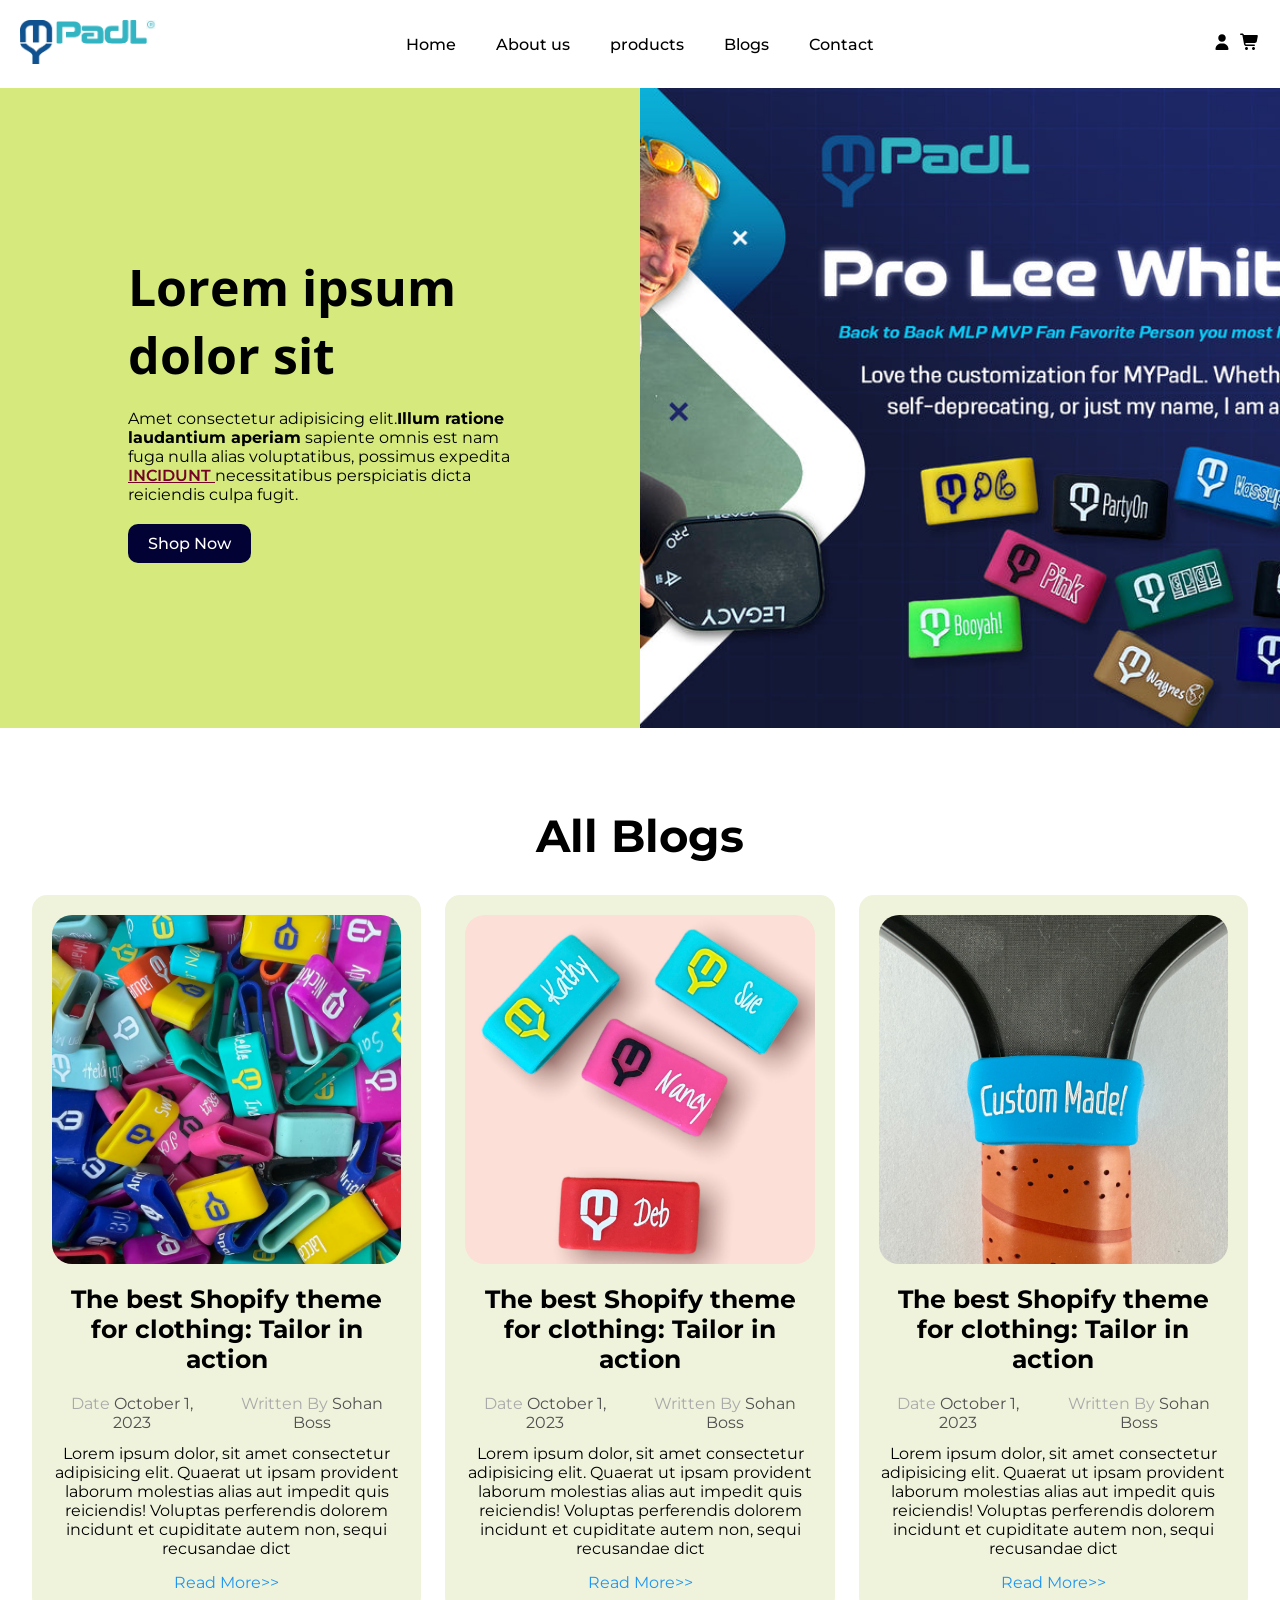
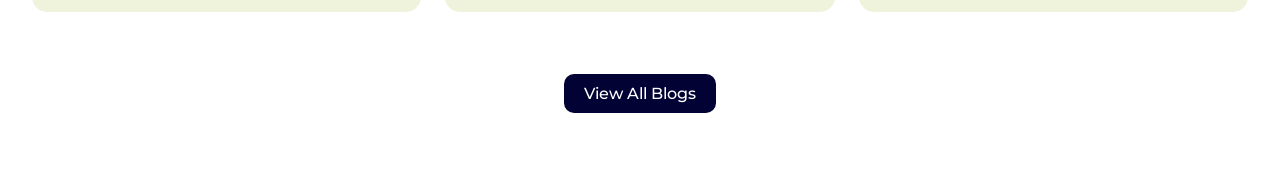
<file: index.html>
<!DOCTYPE html>
<html lang="en">
<head>
    <meta charset="UTF-8">
    <meta name="viewport" content="width=device-width, initial-scale=1.0">
    <title>Landing Page Design</title>
    <link rel="stylesheet" href="asset/css/style.css">
</head>
<body>
    <nav>
    <div class="container flex align-center justify-center">

    <div class="logo">
 <a href="#">
    <img src="asset/images/logo.png" alt="Logo">
    </a>
    </div>

    <div class="menu">
<ul>
    <li><a href="./">Home</a></li>
    <li><a href="about.html">About us</a></li>
    <li><a href="products.html">products</a></li>
    <li><a href="blogs.html">Blogs</a></li>
    <li><a href="contact.html">Contact</a></li>
</ul>
    </div>

    <div class="cart">
        <ul>
        <li>
            <a href="#"> 
          <svg xmlns="http://www.w3.org/2000/svg" viewBox="0 0 640 640"><!--!Font Awesome Free v7.3.1 by @fontawesome - https://fontawesome.com License - https://fontawesome.com/license/free Copyright 2026 Fonticons, Inc.--><path d="M320 312C386.3 312 440 258.3 440 192C440 125.7 386.3 72 320 72C253.7 72 200 125.7 200 192C200 258.3 253.7 312 320 312zM290.3 368C191.8 368 112 447.8 112 546.3C112 562.7 125.3 576 141.7 576L498.3 576C514.7 576 528 562.7 528 546.3C528 447.8 448.2 368 349.7 368L290.3 368z"/></svg>                                                                                                                          
            </a>
        </li>
        <li>
            <a href="#"> 
                <svg xmlns="http://www.w3.org/2000/svg" viewBox="0 0 640 640"><!--!Font Awesome Free v7.3.1 by @fontawesome - https://fontawesome.com License - https://fontawesome.com/license/free Copyright 2026 Fonticons, Inc.--><path d="M24 48C10.7 48 0 58.7 0 72C0 85.3 10.7 96 24 96L69.3 96C73.2 96 76.5 98.8 77.2 102.6L129.3 388.9C135.5 423.1 165.3 448 200.1 448L456 448C469.3 448 480 437.3 480 424C480 410.7 469.3 400 456 400L200.1 400C188.5 400 178.6 391.7 176.5 380.3L171.4 352L475 352C505.8 352 532.2 330.1 537.9 299.8L568.9 133.9C572.6 114.2 557.5 96 537.4 96L124.7 96L124.3 94C119.5 67.4 96.3 48 69.2 48L24 48zM208 576C234.5 576 256 554.5 256 528C256 501.5 234.5 480 208 480C181.5 480 160 501.5 160 528C160 554.5 181.5 576 208 576zM432 576C458.5 576 480 554.5 480 528C480 501.5 458.5 480 432 480C405.5 480 384 501.5 384 528C384 554.5 405.5 576 432 576z"/></svg>    
            </a>
        </li>
        </ul>
    </div>

    </div>
    </nav>

<header>
<div class="flex align-center">

 <div class="col-1-2">
<div class="hero-contain">
    <h1>Lorem ipsum dolor sit</h1>
    <p> Amet consectetur adipisicing elit.<strong>Illum ratione laudantium aperiam</strong>  sapiente omnis est nam fuga nulla alias voluptatibus, possimus expedita <a href="#">incidunt </a>necessitatibus perspiciatis dicta reiciendis culpa fugit.</p>
    <a href="#" class="btn">Shop Now</a>
</div>
 </div>

<div class="col-1-2">
    <img src="asset/images/banner.jpg" alt="herobanner">
</div>

</div>

</header>
<section class="blogsection">
    <div class="container">
     <div class="tittle">
        <h2>All Blogs</h2>  
        <div class="flex justify-center">
          
            <div class="col-1-3">
                <div class="blog">
                       <img src="asset/images/huge rubber.png" alt="blog">
                      <h3>The best Shopify theme for clothing: Tailor in action</h3>
                         <ul>
                            <li>
                                 Date <span>October 1, 2023</span>
                          </li>
                      <li>Written By <span>Sohan Boss </span></li>
                        </ul>
                            <p>
                                  Lorem ipsum dolor, sit amet consectetur adipisicing elit. Quaerat ut ipsam provident laborum molestias alias aut impedit quis reiciendis! Voluptas perferendis dolorem incidunt et cupiditate autem non, sequi recusandae dict
                                </p>

                        <a href="single.html">Read More>></a>
               </div>
            </div>  
             <div class="col-1-3">
                <div class="blog">
                       <img src="asset/images/4 rubber.jpeg" alt="blog">
                      <h3>The best Shopify theme for clothing: Tailor in action</h3>
                         <ul>
                            <li>
                                 Date <span>October 1, 2023</span>
                          </li>
                      <li>Written By <span>Sohan Boss </span></li>
                        </ul>
                            <p>
                                  Lorem ipsum dolor, sit amet consectetur adipisicing elit. Quaerat ut ipsam provident laborum molestias alias aut impedit quis reiciendis! Voluptas perferendis dolorem incidunt et cupiditate autem non, sequi recusandae dict
                                </p>
                                
                        <a href="single.html">Read More>></a>
               </div>
            </div>  
            <div class="col-1-3">
                <div class="blog">
                       <img src="asset/images/cutom made.png" alt="blog">
                      <h3>The best Shopify theme for clothing: Tailor in action</h3>
                         <ul>
                            <li>
                                 Date <span>October 1, 2023</span>
                          </li>
                      <li>Written By <span>Sohan Boss </span></li>
                        </ul>
                            <p>
                                  Lorem ipsum dolor, sit amet consectetur adipisicing elit. Quaerat ut ipsam provident laborum molestias alias aut impedit quis reiciendis! Voluptas perferendis dolorem incidunt et cupiditate autem non, sequi recusandae dict
                                </p>
                                
                        <a href="single.html">Read More>></a>
               </div>
            </div>  
           <div class="button">
            <a href="blogs.html" class="btn">View All Blogs</a>

           </div>  
        </div>
     </div>    
    </div>
</section>



</body> 
</html>
</file>
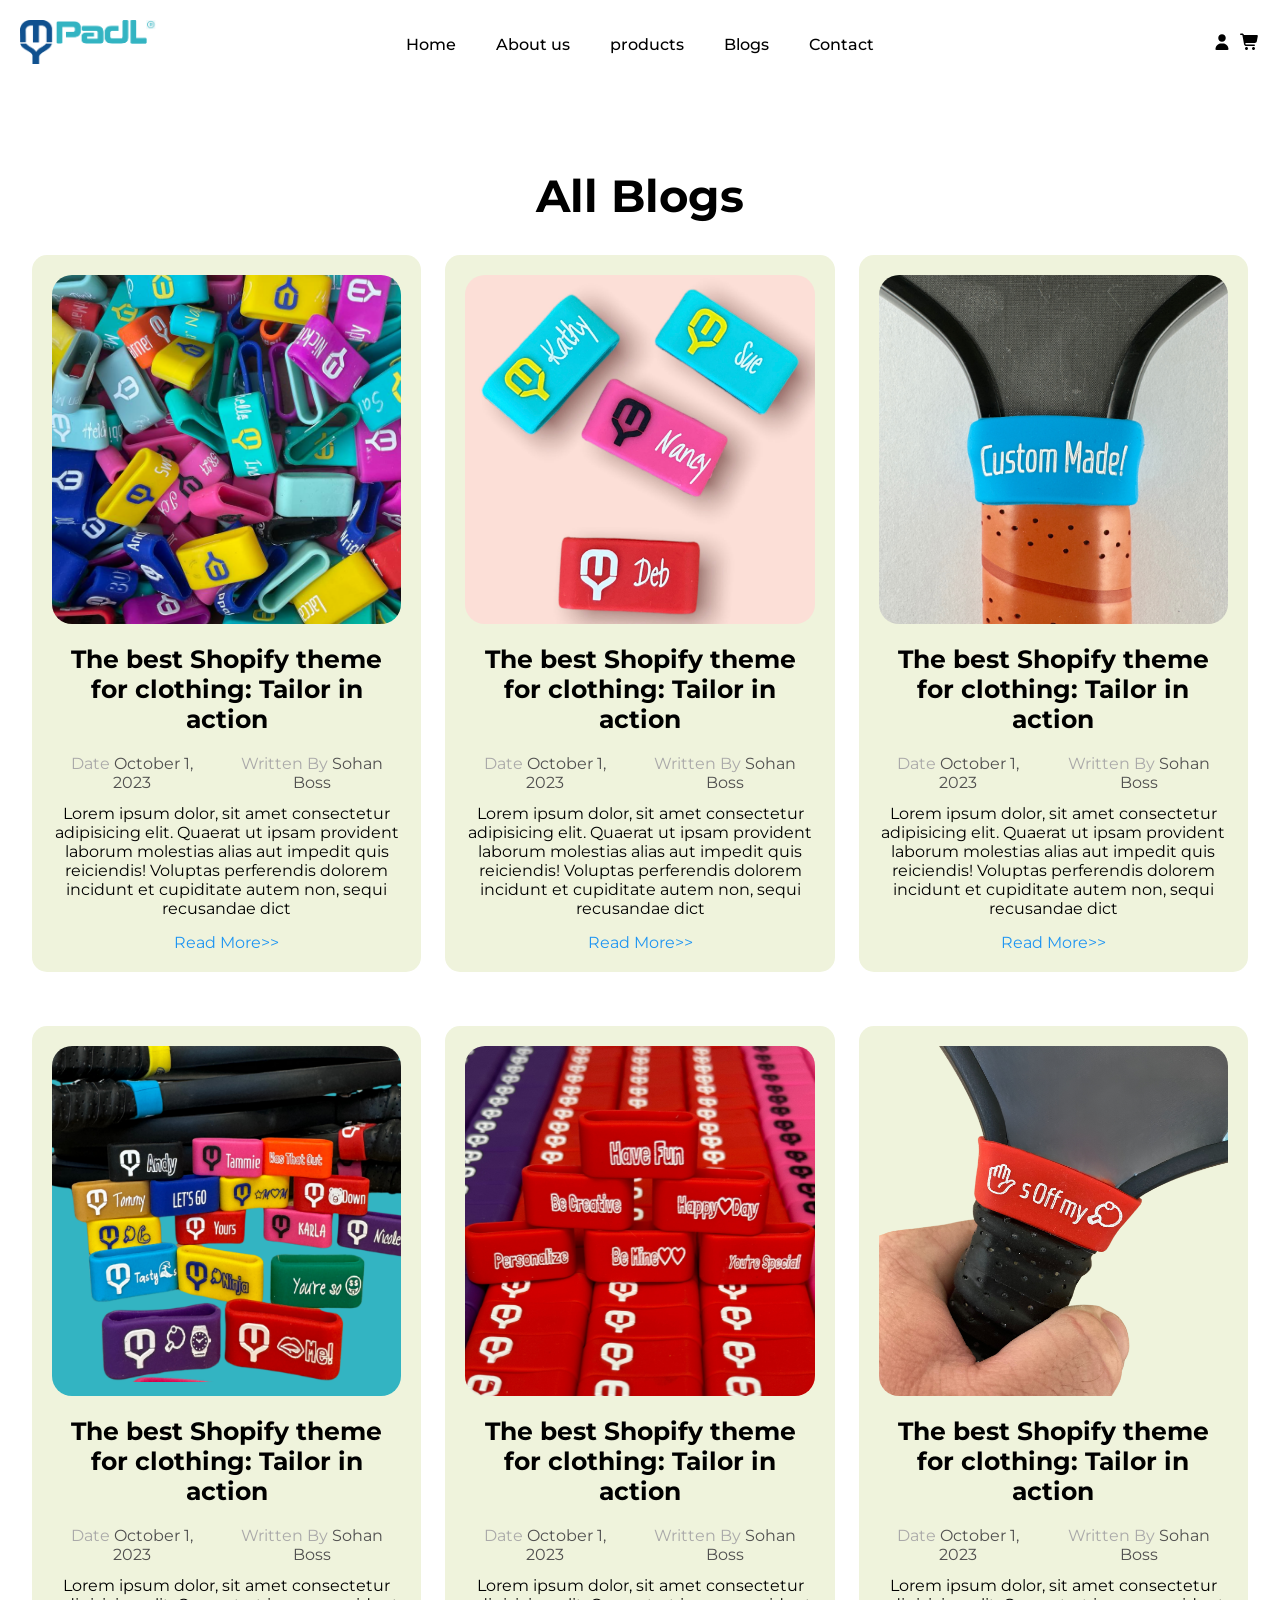
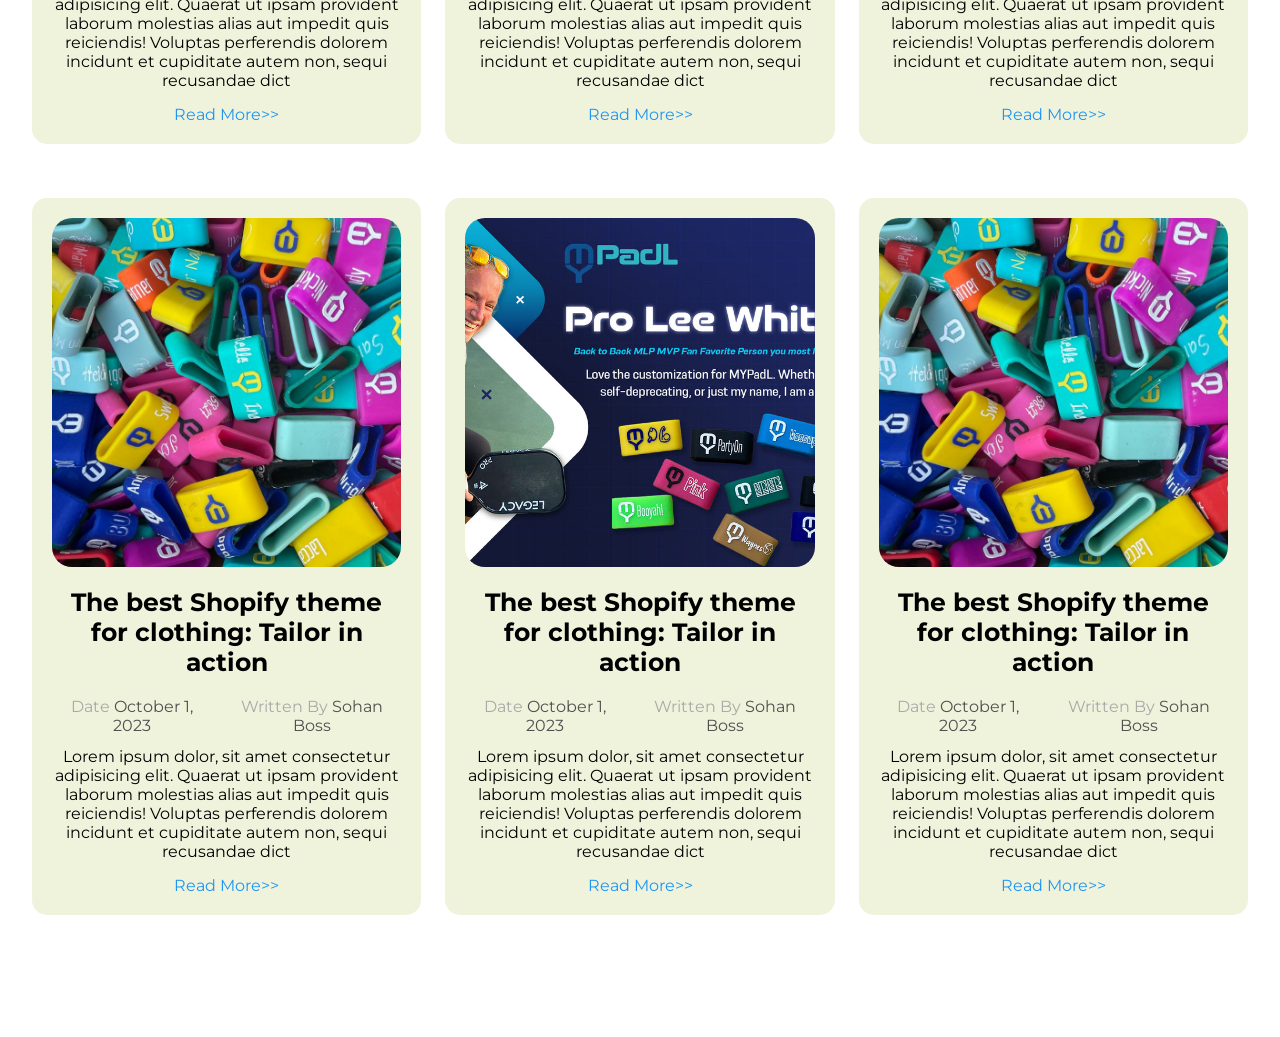
<file: blogs.html>
<!DOCTYPE html>
<html lang="en">
<head>
    <meta charset="UTF-8">
    <meta name="viewport" content="width=device-width, initial-scale=1.0">
    <title>Landing Page Design</title>
    <link rel="stylesheet" href="asset/css/style.css">
</head>
<body>
    <nav>
    <div class="container flex align-center justify-center">

    <div class="logo">
 <a href="#">
    <img src="asset/images/logo.png" alt="Logo">
    </a>
    </div>

    <div class="menu">
<ul>
    <li><a href="./">Home</a></li>
    <li><a href="about.html">About us</a></li>
    <li><a href="products.html">products</a></li>
    <li><a href="blogs.html">Blogs</a></li>
    <li><a href="contact.html">Contact</a></li>
</ul>
    </div>

    <div class="cart">
        <ul>
        <li>
            <a href="#"> 
          <svg xmlns="http://www.w3.org/2000/svg" viewBox="0 0 640 640"><!--!Font Awesome Free v7.3.1 by @fontawesome - https://fontawesome.com License - https://fontawesome.com/license/free Copyright 2026 Fonticons, Inc.--><path d="M320 312C386.3 312 440 258.3 440 192C440 125.7 386.3 72 320 72C253.7 72 200 125.7 200 192C200 258.3 253.7 312 320 312zM290.3 368C191.8 368 112 447.8 112 546.3C112 562.7 125.3 576 141.7 576L498.3 576C514.7 576 528 562.7 528 546.3C528 447.8 448.2 368 349.7 368L290.3 368z"/></svg>                                                                                                                          
            </a>
        </li>
        <li>
            <a href="#"> 
                <svg xmlns="http://www.w3.org/2000/svg" viewBox="0 0 640 640"><!--!Font Awesome Free v7.3.1 by @fontawesome - https://fontawesome.com License - https://fontawesome.com/license/free Copyright 2026 Fonticons, Inc.--><path d="M24 48C10.7 48 0 58.7 0 72C0 85.3 10.7 96 24 96L69.3 96C73.2 96 76.5 98.8 77.2 102.6L129.3 388.9C135.5 423.1 165.3 448 200.1 448L456 448C469.3 448 480 437.3 480 424C480 410.7 469.3 400 456 400L200.1 400C188.5 400 178.6 391.7 176.5 380.3L171.4 352L475 352C505.8 352 532.2 330.1 537.9 299.8L568.9 133.9C572.6 114.2 557.5 96 537.4 96L124.7 96L124.3 94C119.5 67.4 96.3 48 69.2 48L24 48zM208 576C234.5 576 256 554.5 256 528C256 501.5 234.5 480 208 480C181.5 480 160 501.5 160 528C160 554.5 181.5 576 208 576zM432 576C458.5 576 480 554.5 480 528C480 501.5 458.5 480 432 480C405.5 480 384 501.5 384 528C384 554.5 405.5 576 432 576z"/></svg>    
            </a>
        </li>
        </ul>
    </div>

    </div>
    </nav>


<section class="blogsection">
    <div class="container">
     <div class="tittle">
        <h2>All Blogs</h2>  
        <div class="flex justify-center">
          
            <div class="col-1-3">
                <div class="blog">
                       <img src="asset/images/huge rubber.png" alt="blog">
                      <h3>The best Shopify theme for clothing: Tailor in action</h3>
                         <ul>
                            <li>
                                 Date <span>October 1, 2023</span>
                          </li>
                      <li>Written By <span>Sohan Boss </span></li>
                        </ul>
                            <p>
                                  Lorem ipsum dolor, sit amet consectetur adipisicing elit. Quaerat ut ipsam provident laborum molestias alias aut impedit quis reiciendis! Voluptas perferendis dolorem incidunt et cupiditate autem non, sequi recusandae dict
                                </p>

                        <a href="single.html">Read More>></a>
               </div>
            </div>  
             <div class="col-1-3">
                <div class="blog">
                       <img src="asset/images/4 rubber.jpeg" alt="blog">
                      <h3>The best Shopify theme for clothing: Tailor in action</h3>
                         <ul>
                            <li>
                                 Date <span>October 1, 2023</span>
                          </li>
                      <li>Written By <span>Sohan Boss </span></li>
                        </ul>
                            <p>
                                  Lorem ipsum dolor, sit amet consectetur adipisicing elit. Quaerat ut ipsam provident laborum molestias alias aut impedit quis reiciendis! Voluptas perferendis dolorem incidunt et cupiditate autem non, sequi recusandae dict
                                </p>
                                
                        <a href="single.html">Read More>></a>
               </div>
            </div>  <div class="col-1-3">
                <div class="blog">
                       <img src="asset/images/cutom made.png" alt="blog">
                      <h3>The best Shopify theme for clothing: Tailor in action</h3>
                         <ul>
                            <li>
                                 Date <span>October 1, 2023</span>
                          </li>
                      <li>Written By <span>Sohan Boss </span></li>
                        </ul>
                            <p>
                                  Lorem ipsum dolor, sit amet consectetur adipisicing elit. Quaerat ut ipsam provident laborum molestias alias aut impedit quis reiciendis! Voluptas perferendis dolorem incidunt et cupiditate autem non, sequi recusandae dict
                                </p>
                                
                        <a href="single.html">Read More>></a>
               </div>
            </div>  <div class="col-1-3">
                <div class="blog">
                       <img src="asset/images/images07.png" alt="blog">
                      <h3>The best Shopify theme for clothing: Tailor in action</h3>
                         <ul>
                            <li>
                                 Date <span>October 1, 2023</span>
                          </li>
                      <li>Written By <span>Sohan Boss </span></li>
                        </ul>
                            <p>
                                  Lorem ipsum dolor, sit amet consectetur adipisicing elit. Quaerat ut ipsam provident laborum molestias alias aut impedit quis reiciendis! Voluptas perferendis dolorem incidunt et cupiditate autem non, sequi recusandae dict
                                </p>
                                
                        <a href="single.html">Read More>></a>
               </div>
            </div>  <div class="col-1-3">
                <div class="blog">
                       <img src="asset/images/rubber have fun.png" alt="blog">
                      <h3>The best Shopify theme for clothing: Tailor in action</h3>
                         <ul>
                            <li>
                                 Date <span>October 1, 2023</span>
                          </li>
                      <li>Written By <span>Sohan Boss </span></li>
                        </ul>
                            <p>
                                  Lorem ipsum dolor, sit amet consectetur adipisicing elit. Quaerat ut ipsam provident laborum molestias alias aut impedit quis reiciendis! Voluptas perferendis dolorem incidunt et cupiditate autem non, sequi recusandae dict
                                </p>
                                
                        <a href="single.html">Read More>></a>
               </div>
            </div>  <div class="col-1-3">
                <div class="blog">
                       <img src="asset/images/s off my.png" alt="blog">
                      <h3>The best Shopify theme for clothing: Tailor in action</h3>
                         <ul>
                            <li>
                                 Date <span>October 1, 2023</span>
                          </li>
                      <li>Written By <span>Sohan Boss </span></li>
                        </ul>
                            <p>
                                  Lorem ipsum dolor, sit amet consectetur adipisicing elit. Quaerat ut ipsam provident laborum molestias alias aut impedit quis reiciendis! Voluptas perferendis dolorem incidunt et cupiditate autem non, sequi recusandae dict
                                </p>
                                
                        <a href="single.html">Read More>></a>
               </div>
            </div>  <div class="col-1-3">
                <div class="blog">
                       <img src="asset/images/huge rubber.png" alt="blog">
                      <h3>The best Shopify theme for clothing: Tailor in action</h3>
                         <ul>
                            <li>
                                 Date <span>October 1, 2023</span>
                          </li>
                      <li>Written By <span>Sohan Boss </span></li>
                        </ul>
                            <p>
                                  Lorem ipsum dolor, sit amet consectetur adipisicing elit. Quaerat ut ipsam provident laborum molestias alias aut impedit quis reiciendis! Voluptas perferendis dolorem incidunt et cupiditate autem non, sequi recusandae dict
                                </p>
                                
                        <a href="single.html">Read More>></a>
               </div>
            </div>  <div class="col-1-3">
                <div class="blog">
                       <img src="asset/images/banner.jpg" alt="blog">
                      <h3>The best Shopify theme for clothing: Tailor in action</h3>
                         <ul>
                            <li>
                                 Date <span>October 1, 2023</span>
                          </li>
                      <li>Written By <span>Sohan Boss </span></li>
                        </ul>
                            <p>
                                  Lorem ipsum dolor, sit amet consectetur adipisicing elit. Quaerat ut ipsam provident laborum molestias alias aut impedit quis reiciendis! Voluptas perferendis dolorem incidunt et cupiditate autem non, sequi recusandae dict
                                </p>
                                
                        <a href="single.html">Read More>></a>
               </div>
            </div>  <div class="col-1-3">
                <div class="blog">
                       <img src="asset/images/huge rubber.png" alt="blog">
                      <h3>The best Shopify theme for clothing: Tailor in action</h3>
                         <ul>
                            <li>
                                 Date <span>October 1, 2023</span>
                          </li>
                      <li>Written By <span>Sohan Boss </span></li>
                        </ul>
                            <p>
                                  Lorem ipsum dolor, sit amet consectetur adipisicing elit. Quaerat ut ipsam provident laborum molestias alias aut impedit quis reiciendis! Voluptas perferendis dolorem incidunt et cupiditate autem non, sequi recusandae dict
                                </p>
                                
                        <a href="single.html">Read More>></a>
               </div>
            </div>    
        </div>
     </div>    
    </div>
</section>



</body> 
</html>
</file>
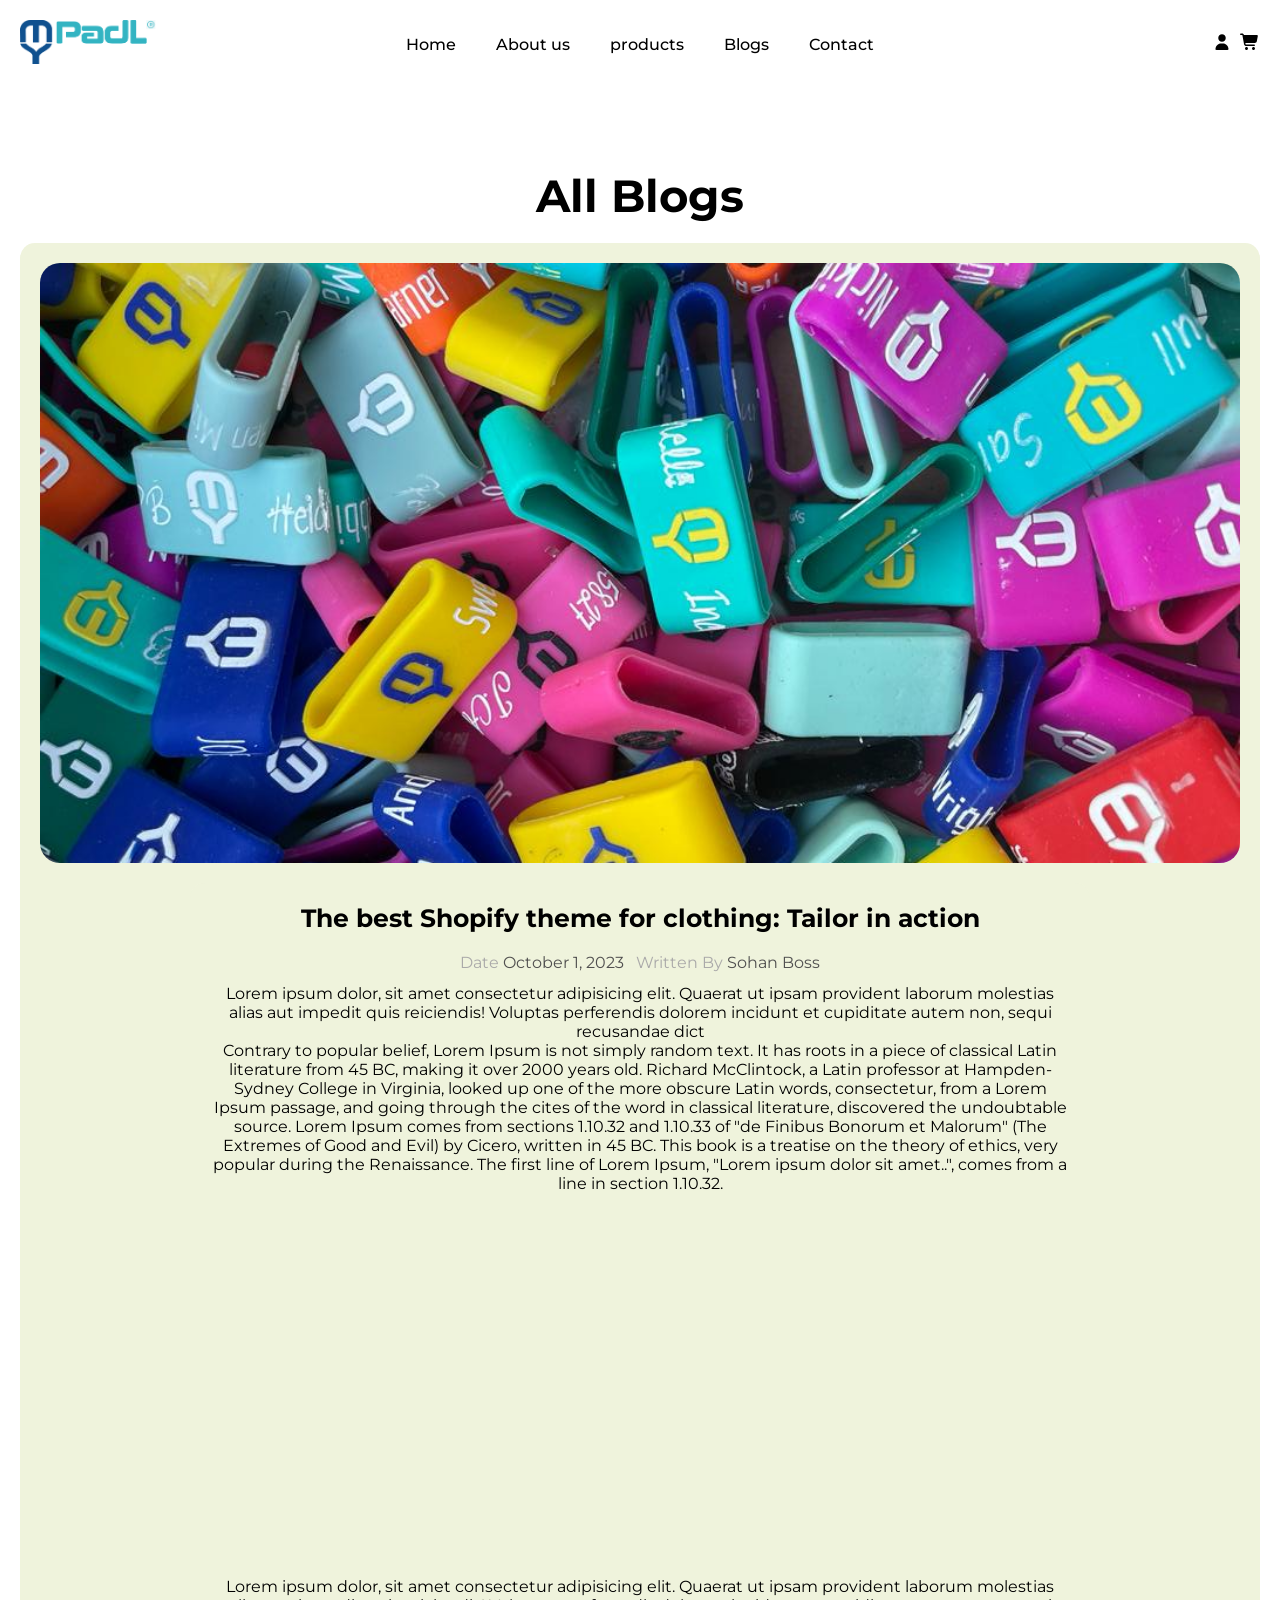
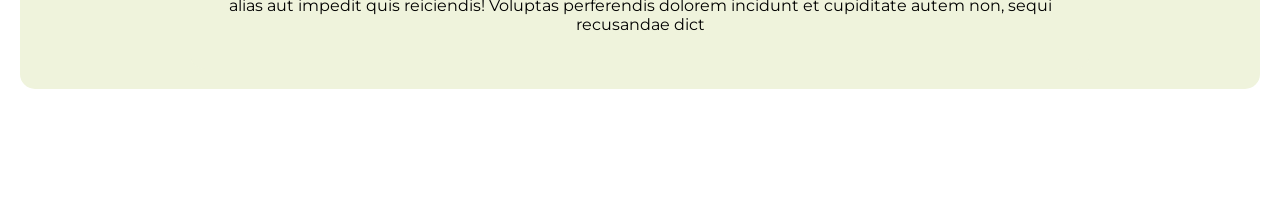
<file: single.html>
<!DOCTYPE html>
<html lang="en">
<head>
    <meta charset="UTF-8">
    <meta name="viewport" content="width=device-width, initial-scale=1.0">
    <title>Landing Page Design</title>
    <link rel="stylesheet" href="asset/css/style.css">
</head>
<body>
    <nav>
    <div class="container flex align-center justify-center">

    <div class="logo">
 <a href="#">
    <img src="asset/images/logo.png" alt="Logo">
    </a>
    </div>

    <div class="menu">
<ul>
    <li><a href="./">Home</a></li>
    <li><a href="about.html">About us</a></li>
    <li><a href="products.html">products</a></li>
    <li><a href="blogs.html">Blogs</a></li>
    <li><a href="contact.html">Contact</a></li>
</ul>
    </div>

    <div class="cart">
        <ul>
        <li>
            <a href="#"> 
          <svg xmlns="http://www.w3.org/2000/svg" viewBox="0 0 640 640"><!--!Font Awesome Free v7.3.1 by @fontawesome - https://fontawesome.com License - https://fontawesome.com/license/free Copyright 2026 Fonticons, Inc.--><path d="M320 312C386.3 312 440 258.3 440 192C440 125.7 386.3 72 320 72C253.7 72 200 125.7 200 192C200 258.3 253.7 312 320 312zM290.3 368C191.8 368 112 447.8 112 546.3C112 562.7 125.3 576 141.7 576L498.3 576C514.7 576 528 562.7 528 546.3C528 447.8 448.2 368 349.7 368L290.3 368z"/></svg>                                                                                                                          
            </a>
        </li>
        <li>
            <a href="#"> 
                <svg xmlns="http://www.w3.org/2000/svg" viewBox="0 0 640 640"><!--!Font Awesome Free v7.3.1 by @fontawesome - https://fontawesome.com License - https://fontawesome.com/license/free Copyright 2026 Fonticons, Inc.--><path d="M24 48C10.7 48 0 58.7 0 72C0 85.3 10.7 96 24 96L69.3 96C73.2 96 76.5 98.8 77.2 102.6L129.3 388.9C135.5 423.1 165.3 448 200.1 448L456 448C469.3 448 480 437.3 480 424C480 410.7 469.3 400 456 400L200.1 400C188.5 400 178.6 391.7 176.5 380.3L171.4 352L475 352C505.8 352 532.2 330.1 537.9 299.8L568.9 133.9C572.6 114.2 557.5 96 537.4 96L124.7 96L124.3 94C119.5 67.4 96.3 48 69.2 48L24 48zM208 576C234.5 576 256 554.5 256 528C256 501.5 234.5 480 208 480C181.5 480 160 501.5 160 528C160 554.5 181.5 576 208 576zM432 576C458.5 576 480 554.5 480 528C480 501.5 458.5 480 432 480C405.5 480 384 501.5 384 528C384 554.5 405.5 576 432 576z"/></svg>    
            </a>
        </li>
        </ul>
    </div>

    </div>
    </nav>


<section class="blogsection">
    <div class="container ">
     <div class="tittle">
        <h2>All Blogs</h2>   
    </div> 

    <article >
        <img src="asset/images/huge rubber.png" alt="blog">
        <div class="blog">
                      <h3>The best Shopify theme for clothing: Tailor in action</h3>
                         <ul>
                            <li>
                                 Date <span>October 1, 2023</span>
                          </li>
                          
                      <li>Written By <span>Sohan Boss </span></li>
                        </ul>
                            <p>
                                  Lorem ipsum dolor, sit amet consectetur adipisicing elit. Quaerat ut ipsam provident laborum molestias alias aut impedit quis reiciendis! Voluptas perferendis dolorem incidunt et cupiditate autem non, sequi recusandae dict
                                <br>
                                
                                Contrary to popular belief, Lorem Ipsum is not simply random text. It has roots in a piece of classical Latin literature from 45 BC, making it over 2000 years old. Richard McClintock, a Latin professor at Hampden-Sydney College in Virginia, looked up one of the more obscure Latin words, consectetur, from a Lorem Ipsum passage, and going through the cites of the word in classical literature, discovered the undoubtable source. Lorem Ipsum comes from sections 1.10.32 and 1.10.33 of "de Finibus Bonorum et Malorum" (The Extremes of Good and Evil) by Cicero, written in 45 BC. This book is a treatise on the theory of ethics, very popular during the Renaissance. The first line of Lorem Ipsum, "Lorem ipsum dolor sit amet..", comes from a line in section 1.10.32.
                                </p>

<iframe width="560" height="315" src="https://www.youtube.com/embed/tMIQhOl5IX4?si=wkvaANbkkQChpFAC" title="YouTube video player" frameborder="0" allow="accelerometer; autoplay; clipboard-write; encrypted-media; gyroscope; picture-in-picture; web-share" referrerpolicy="strict-origin-when-cross-origin" allowfullscreen></iframe>
                                 <p>
                                  Lorem ipsum dolor, sit amet consectetur adipisicing elit. Quaerat ut ipsam provident laborum molestias alias aut impedit quis reiciendis! Voluptas perferendis dolorem incidunt et cupiditate autem non, sequi recusandae dict
                                </p>
</div>
                                  </article>
        
            
           
       
    </div>
</section>



</body> 
</html>
</file>
<file: asset/css/style.css>
@import url('https://fonts.googleapis.com/css2?family=Montserrat:ital,wght@0,100..900;1,100..900&family=Open+Sans:ital,wght@0,300..800;1,300..800&display=swap');  
*{
    margin: 0;
    padding: 0;
    box-sizing: border-box;
}

body{
    font-family: "Montserrat", sans-serif;
}
h1,.h2,.h3,.h4,.h5,.h6{
     font-family: "Open Sans", sans-serif;
}

img{max-width: 100%;}

.flex{
    display: flex;
    flex-wrap: wrap;
}
.align-center{
    align-items: center;
}

.justify-center{
    justify-content: center;
}

nav{
    padding: 20px;
}

.container{max-width: 1400px;margin: auto;}



.logo{
    flex-basis: 20%;
    max-width:20%;
}
.logo a {}

.logo a img {
    width: 150px;
}



.menu{
    flex-basis: 60%;
    max-width: 60%;
}
.menu ul{
    list-style: none;
    display: flex;
    justify-content: center;
}
.menu ul li{}
.menu ul li a{
    display: block;
    text-decoration: none;
    color: #000;
    padding: 10px 20px;
    font-weight: 500;
}
.menu ul li a:hover {
    color:rgb(7, 118, 118);
    transition-duration: .1s;
    text-decoration: underline;
}



.cart{
    flex-basis: 20%;
    max-width: 20%;
}
.cart ul{
    list-style: none;
    display: flex;
    justify-content: flex-end;
    gap: 8px;
}
.cart ul li{}
.cart ul li a{}
.cart ul li a:hover {}

.cart ul li a svg {
    height: 20px;
}

.col-1-2{
    flex-basis: 50%;
    max-width: 50%;
}

header{background-color: #d5e97d}
header .hero-contain{padding: 20px 20%;
}

header .hero-contain h1 {margin-bottom:20px;
font-size: 50px;}
header .hero-contain p {margin-bottom: 20px;}
p a{
color: #760327;    text-transform: uppercase;
font-weight: 600;
}

header img{
    width: 100%;
        object-fit: cover;
    aspect-ratio: 1 / 1;
    display:block;
}
.btn{
text-decoration: none;
padding:10px 20px;
background-color: #020235;color: #fff;border-radius: 10px;
display: inline-block;font-weight: 500;transition-duration: .1s;
}
.btn:hover{color: #02351d;background-color: #b6b5b5;
}



.blogsection{
    padding: 80px 20px;
}
.tittle{text-align: center;}
.tittle h2{
    margin-bottom: 20px;
    font-size: 45px;
}
.col-1-3{
    flex-basis: 33.33%;
    max-width: 33.33%;
    padding: 12px;
}
.blog{margin-bottom: 30px;
    background-color: #eff3dc;
    padding: 20px;
    border-radius: 15px;
text-align: center;
}

.blog img{
    display: block;
    width: 100%;
    margin-bottom: 20px;
    aspect-ratio: 1;
    object-fit: cover;
    border-radius: 20px;
}

.blog h3{
    font-size: 25px;
    margin-bottom: 20px;
}

.blog ul{
    list-style: none;
    display: flex;
    gap: 12px;
    margin-bottom: 12px;
    justify-content: center;
}

.blog ul li{
    color: #aaa9a9;
}

.blog ul li span{
    color: #504f4f;
}

.blog p{
    font-size: 16px;
    margin-bottom: 15px;
}

.blog a{text-decoration: none;color: #1f95f2;display: block;}

.button{
margin-top: 20px;}
article  img{
    aspect-ratio: 10/5!important;
     display: block;
    width: 100%;
    margin-bottom: 20px;
   
    object-fit: cover;
    border-radius: 20px;
}

article{
  margin-bottom: 30px;
    background-color: #eff3dc;
    padding: 20px;
    border-radius: 15px;
text-align: center;  
}
article .blog{
    max-width: 900px;
    margin: auto;
}

iframe{
    margin:25px;
}
</file>
